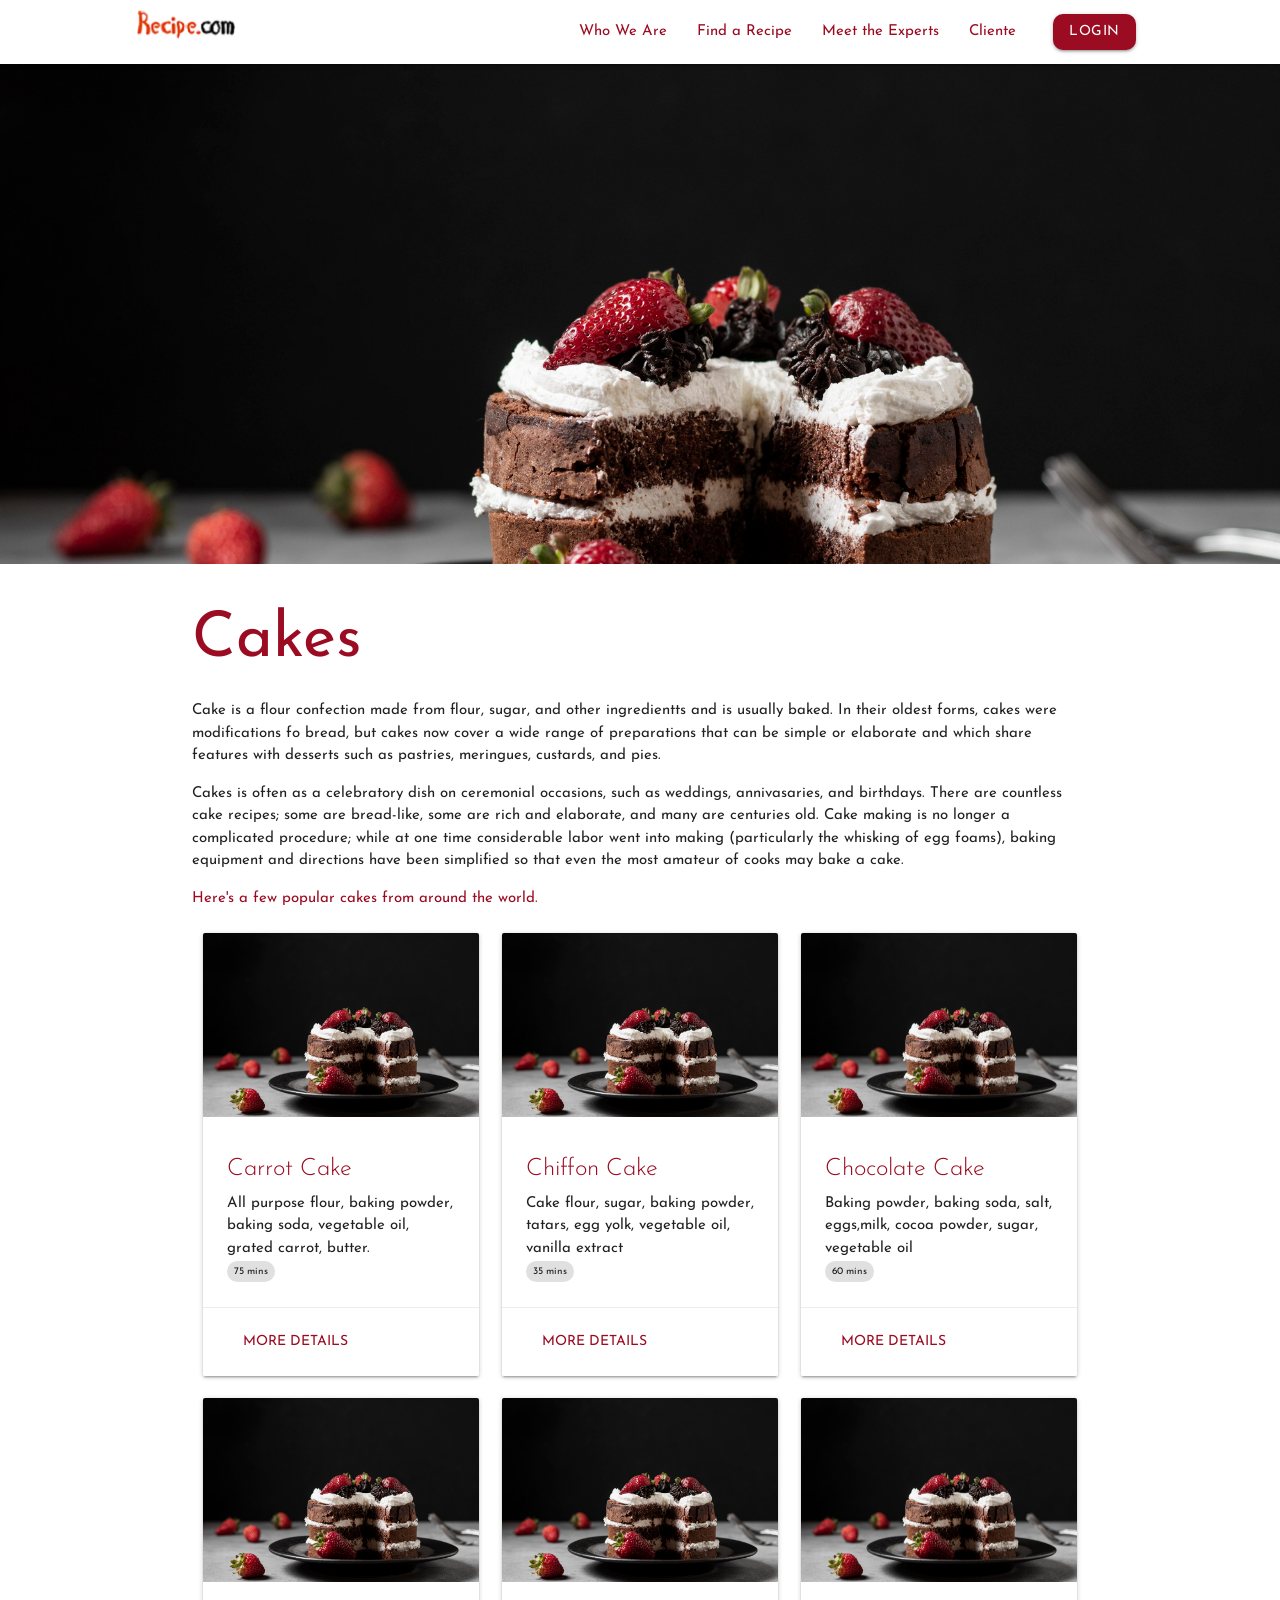
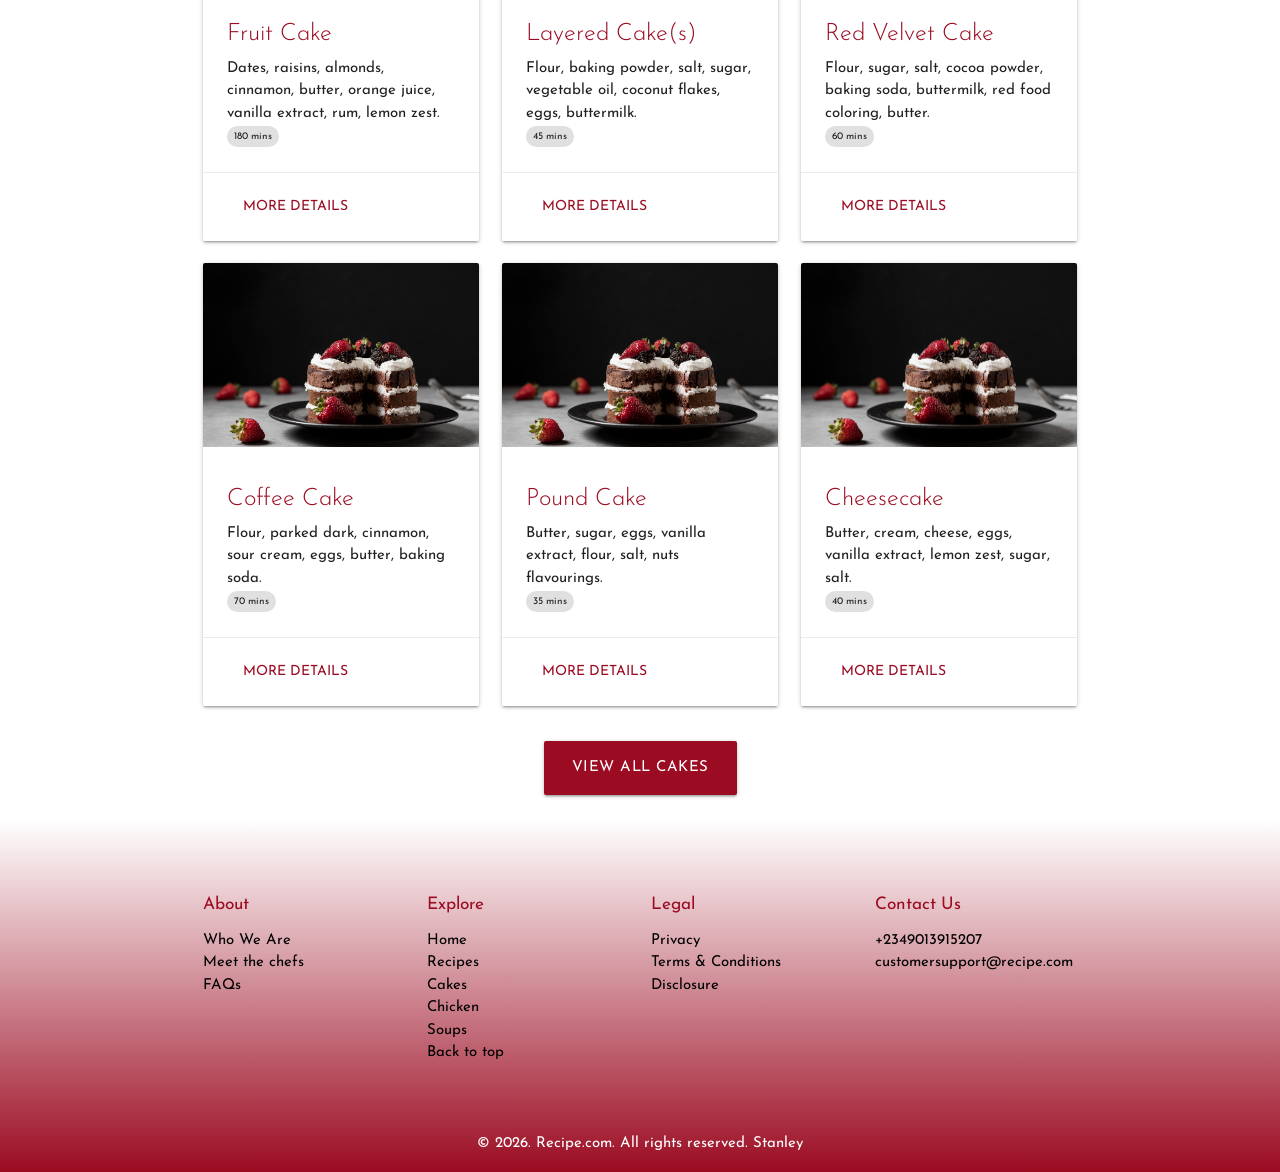
<file: all-recipes-cakes.html>
<!DOCTYPE html>
<html lang="en">
<head>
    <meta charset="UTF-8">
    <meta name="viewport" content="width=device-width, initial-scale=1.0">
    <meta name="description" content="A food recipe website. On this website you will find different recipes: chicken recipe, foods recipe, soups recipe, cakes recipe">
    <meta name="author" content="Stanley">
    <meta name="keywords" content="recipe food-recipe food-website all-recipes all-food-recipes stanley-all-food-recipes recipe-website my-recipe myrecipe food-recipe-website">

    <!-- Custom fonts -->
    <link rel="preconnect" href="https://fonts.googleapis.com">
    <link rel="preconnect" href="https://fonts.gstatic.com" crossorigin>
    <link href="https://fonts.googleapis.com/css2?family=Josefin+Sans:ital,wght@0,100..700;1,100..700&display=swap" rel="stylesheet">

    <!--CSS Framework -->
    <link rel="stylesheet" href="css/materialize.css">
    <!-- Vanilla CSS -->
    <link rel="stylesheet" href="css/style.css">

    <!--Materialize Icons-->
    <link href="https://fonts.googleapis.com/icon?family=Material+Icons" rel="stylesheet">

    <!-- Favicons & shortcut -->
    <link rel="shortcut icon" href="images/rcon.png" type="image/x-icon">

    <title>All Food Recipes</title>
</head>
<body>
    <!-- Header -->
    <header class="scrollspy" id="header">
        <!-- Nav bar -->
        <div class="navbar-fixed">
            <nav class="white ">
                <a href="#sidenav" class="sidenav-trigger left hide-on-large-only">
                    <i class="material-icons black-text">menu</i>
                </a>

                <a href="#">
                    <img src="images/logo.png" alt="Recipe.com" class="responsive-img brand-logo hide-on-large-only">
                </a>
                
                <div class="container hide-on-med-and-down">
                    <div class="row">
                        <div class="col pull-l1">
                            <a href="#">
                                <img src="images/logo.png" alt="Recipe.com" class="responsive-img">
                            </a>
                        </div>
                        <div class="col push-l3">
                            <ul class="">
                                <li><a href="index.html#who-we-are" class="cake-color-text">Who We Are</a></li>
                                <li><a href="index.html#category-section" class="cake-color-text">Find a Recipe</a></li>
                                <li><a href="index.html#expert-section" class="cake-color-text">Meet the Experts</a></li>
                                <li><a href="index.html#cliente-section" class="cake-color-text">Cliente</a></li>
                                <li>
                            </ul>
                        </div>
                        <div class="col push-l3">
                            <div class="right">
                                <a href="#" class="btn login-btn cake-color"><span>LOGIN</span></a>
                            </div>
                        </div>
                    </div>
                </div>
            </nav>
        </div>

        <!-- Mobile sidenav -->
        <ul class="sidenav" id="sidenav">
            <li><a href="index.html#who-we-are" class="cake-color-text">Who We Are</a></li>
            <li><a href="index.html#category-section" class="cake-color-text">Find a Recipe</a></li>
            <li><a href="index.html#expert-section" class="cake-color-text">Meet the Experts</a></li>
            <li><a href="index.html#cliente-section" class="cake-color-text">Cliente</a></li>
            <li>
                <a href="#" class="btn login-btn cake-color"><span>LOGIN</span></a>
            </li>
        </ul>
        
        <!-- Parallax containing picture of a cake -->
        <div class="parallax-container hide-on-small-and-down">
            <div class="parallax">
                <img src="images/cake-main.jpg" alt="A Cake." class="responsive-img" loading="lazy">
            </div>

            <!-- Sliding Text Container -->
            <div class="text-overlay">
                <!-- <div class="slide-in-text white-text">
                    <h3>Cakes</h3>
                    <p class="">Here's our small slogan.</p>
                </div> -->
            </div>
        </div>
        <!-- Image to replace parallax on small screens -->
        <div class="hide-on-med-and-up">
            <img src="images/cake-main.jpg" alt="A Cake." class="responsive-img" loading="lazy">
        </div>
        <!-- Sliding Text Container -->
        <div class="text-overlay hide-on-med-and-up">
            <div class="slide-in-text white-text">
                <!-- <h3>Cakes</h3>
                <p class="">Here's our small slogan.</p> -->
            </div>
        </div>
    </header>

    <main class="container" id="cakes">
        <h1 class="cake-color-text hide-on-small-and-down">Cakes</h1>
        <h4 class="cake-color-text hide-on-med-and-up">Cakes</h4>
        <p>Cake is a flour confection made from flour, sugar, and other ingredientts and is usually baked. In their oldest forms, cakes were modifications fo bread, but cakes now cover a wide range of preparations that can be simple or elaborate and which share features with desserts such as pastries, meringues, custards, and pies.</p>
        <p>Cakes is often as a celebratory dish on ceremonial occasions, such as weddings, annivasaries, and birthdays. There are countless cake recipes; some are bread-like, some are rich and elaborate, and many are centuries old. Cake making is no longer a complicated procedure; while at one time considerable labor went into making (particularly the whisking of egg foams), baking equipment and directions have been simplified so that even the most amateur of cooks may bake a cake.</p>
        <p class="cake-color-text">Here's a few popular cakes from around the world.</p>

        <div class="row">
            <div class="col s12 m6 l4">
                <div class="card hoverable">
                    <div class="card-image">
                        <img src="images/cake-main.jpg" alt="" class="responsive-img materialboxed" loading="lazy">
                    </div>
                    <div class="card-content">
                        <h6 class="card-title cake-color-text">Carrot Cake</h6>
                        <p>All purpose flour, baking powder, baking soda, vegetable oil, grated carrot, butter.</p>
                        <span class="duration grey lighten-2">75 mins</span>
                    </div>
                    <div class="card-action">
                        <a href="https://www.youtube.com/results?search_query=carrot+cake+recipes" target="_blank" class="btn-flat white cake-color-text">More Details</a>
                    </div>
                </div>
            </div>
            <div class="col s12 m6 l4">
                <div class="card hoverable">
                    <div class="card-image">
                        <img src="images/cake-main.jpg" alt="" class="responsive-img materialboxed" loading="lazy">
                    </div>
                    <div class="card-content">
                        <h6 class="card-title cake-color-text">Chiffon Cake</h6>
                        <p>Cake flour, sugar, baking powder, tatars, egg yolk, vegetable oil, vanilla extract</p>
                        <span class="duration grey lighten-2">35 mins</span>
                    </div>
                    <div class="card-action">
                        <a href="https://www.youtube.com/results?search_query=chiffon+cake+recipes" target="_blank" class="btn-flat white cake-color-text">More Details</a>
                    </div>
                </div>
            </div>
            <div class="col s12 m6 l4">
                <div class="card hoverable">
                    <div class="card-image">
                        <img src="images/cake-main.jpg" alt="" class="responsive-img materialboxed" loading="lazy">
                    </div>
                    <div class="card-content">
                        <h6 class="card-title cake-color-text">Chocolate Cake</h6>
                        <p>Baking powder, baking soda, salt, eggs,milk, cocoa powder, sugar, vegetable oil</p>
                        <span class="duration grey lighten-2">60 mins</span>
                    </div>
                    <div class="card-action">
                        <a href="https://www.youtube.com/results?search_query=chocolate+cake+recipes" target="_blank" class="btn-flat white cake-color-text">More Details</a>
                    </div>
                </div>
            </div>
            <div class="col s12 m6 l4">
                <div class="card hoverable">
                    <div class="card-image">
                        <img src="images/cake-main.jpg" alt="" class="responsive-img materialboxed" loading="lazy">
                    </div>
                    <div class="card-content">
                        <h6 class="card-title cake-color-text">Fruit Cake</h6>
                        <p>Dates, raisins, almonds, cinnamon, butter, orange juice, vanilla extract, rum, lemon zest.</p>
                        <span class="duration grey lighten-2">180 mins</span>
                    </div>
                    <div class="card-action">
                        <a href="https://www.youtube.com/results?search_query=fruit+cake+recipes" target="_blank" class="btn-flat white cake-color-text">More Details</a>
                    </div>
                </div>
            </div>
            <div class="col s12 m6 l4">
                <div class="card hoverable">
                    <div class="card-image">
                        <img src="images/cake-main.jpg" alt="" class="responsive-img materialboxed" loading="lazy">
                    </div>
                    <div class="card-content">
                        <h6 class="card-title cake-color-text">Layered Cake(s)</h6>
                        <p>Flour, baking powder, salt, sugar, vegetable oil, coconut flakes, eggs, buttermilk.</p>
                        <span class="duration grey lighten-2">45 mins</span>
                    </div>
                    <div class="card-action">
                        <a href="https://www.youtube.com/results?search_query=layered+cakes+recipes" target="_blank" class="btn-flat white cake-color-text">More Details</a>
                    </div>
                </div>
            </div>
            <div class="col s12 m6 l4">
                <div class="card hoverable">
                    <div class="card-image">
                        <img src="images/cake-main.jpg" alt="" class="responsive-img materialboxed" loading="lazy">
                    </div>
                    <div class="card-content">
                        <h6 class="card-title cake-color-text">Red Velvet Cake</h6>
                        <p>Flour, sugar, salt, cocoa powder, baking soda, buttermilk, red food coloring, butter.</p>
                        <span class="duration grey lighten-2">60 mins</span>
                    </div>
                    <div class="card-action">
                        <a href="https://www.youtube.com/results?search_query=red+velvet+cake+recipes" target="_blank" class="btn-flat white cake-color-text">More Details</a>
                    </div>
                </div>
            </div>
            <div class="col s12 m6 l4">
                <div class="card hoverable">
                    <div class="card-image">
                        <img src="images/cake-main.jpg" alt="" class="responsive-img materialboxed" loading="lazy">
                    </div>
                    <div class="card-content">
                        <h6 class="card-title cake-color-text">Coffee Cake</h6>
                        <p> Flour, parked dark, cinnamon, sour cream, eggs, butter, baking soda.</p>
                        <span class="duration grey lighten-2">70 mins</span>
                    </div>
                    <div class="card-action">
                        <a href="https://www.youtube.com/results?search_query=coffee+cake+recipes" target="_blank" class="btn-flat white cake-color-text">More Details</a>
                    </div>
                </div>
            </div>
            <div class="col s12 m6 l4">
                <div class="card hoverable">
                    <div class="card-image">
                        <img src="images/cake-main.jpg" alt="" class="responsive-img materialboxed" loading="lazy">
                    </div>
                    <div class="card-content">
                        <h6 class="card-title cake-color-text">Pound Cake</h6>
                        <p>Butter, sugar, eggs, vanilla extract, flour, salt, nuts flavourings.</p>
                        <span class="duration grey lighten-2">35 mins</span>
                    </div>
                    <div class="card-action">
                        <a href="https://www.youtube.com/results?search_query=pound+cake+recipes" target="_blank" class="btn-flat white cake-color-text">More Details</a>
                    </div>
                </div>
            </div>
            <div class="col s12 m6 l4">
                <div class="card hoverable">
                    <div class="card-image">
                        <img src="images/cake-main.jpg" alt="" class="responsive-img materialboxed" loading="lazy">
                    </div>
                    <div class="card-content">
                        <h6 class="card-title cake-color-text">Cheesecake</h6>
                        <p>Butter, cream, cheese, eggs, vanilla extract, lemon zest, sugar, salt.</p>
                        <span class="duration grey lighten-2">40 mins</span>
                    </div>
                    <div class="card-action">
                        <a href="https://www.youtube.com/results?search_query=cheese+cake+recipes" target="_blank" class="btn-flat white cake-color-text">More Details</a>
                    </div>
                </div>
            </div>
        </div>
        <div class="row center-align">
            <a href="" class="cake-color white-text btn-large">VIEW ALL CAKES</a>
        </div>
    </main>

    <!-- Footer -->
    <footer class="page-footer cakes-footer">
        <div class="container">
            <div class="row">
                <div class="col s12 m6 l3">
                    <h6 class="cake-color-text">About</h6>
                    <ul>
                        <li><a href="#" class="black-text">Who We Are</a></li>
                        <li><a href="index.html#expert-section" class="black-text">Meet the chefs</a></li>
                        <li><a href="#" class="black-text">FAQs</a></li>
                    </ul>
                </div>
                <div class="col s12 m6 l3">
                    <h6 class="cake-color-text">Explore</h6>
                    <ul>
                        <li><a href="index.html" class="black-text">Home</a></li>
                        <li><a href="index.html#category-section" class="black-text">Recipes</a></li>
                        <li><a href="#" class="black-text">Cakes</a></li>
                        <li><a href="all-recipes-chicken.html" class="black-text">Chicken</a></li>
                        <li><a href="all-recipes-soups.html" class="black-text">Soups</a></li>
                        <li><a href="#header" class="black-text">Back to top</a></li>
                    </ul>
                </div>
                <div class="col s12 m6 l3">
                    <h6 class="cake-color-text">Legal</h6>
                    <ul>
                        <li><a href="#" class="black-text">Privacy</a></li>
                        <li><a href="#" class="black-text">Terms & Conditions</a></li>
                        <li><a href="#" class="black-text">Disclosure</a></li>
                    </ul>
                </div>
                <div class="col s12 m6 l3">
                    <h6 class="cake-color-text">Contact Us</h6>
                    <ul>
                        <li><a href="tel:+2349013915207" class="black-text">+2349013915207</a></li>
                        <li><a href="#" class="black-text">customersupport@recipe.com</a></li>
                    </ul>
                </div>
            </div>
            <div class="center copyright">
                <p>&copy; 2026. Recipe.com. All rights reserved. <a href="https://github.com/Dyxcy-01" class="white-text">Stanley</a></p>
            </div>
        </div>

    </footer>
</body>

<!-- CSS framework support scripts -->
<script src="js/jquery.js"></script>
<script src="js/materialize.js"></script>

<!-- Main script -->
<script>
    $(document).ready(()=>{
        $('.slider').slider();

        $('.parallax').parallax();

        $('.sidenav').sidenav();

        $('.materialboxed').materialbox();

        var elems = document.querySelectorAll('.parallax');
        M.Parallax.init(elems);

        $('.scrollspy').scrollSpy();
});
</script>
</html>
</file>
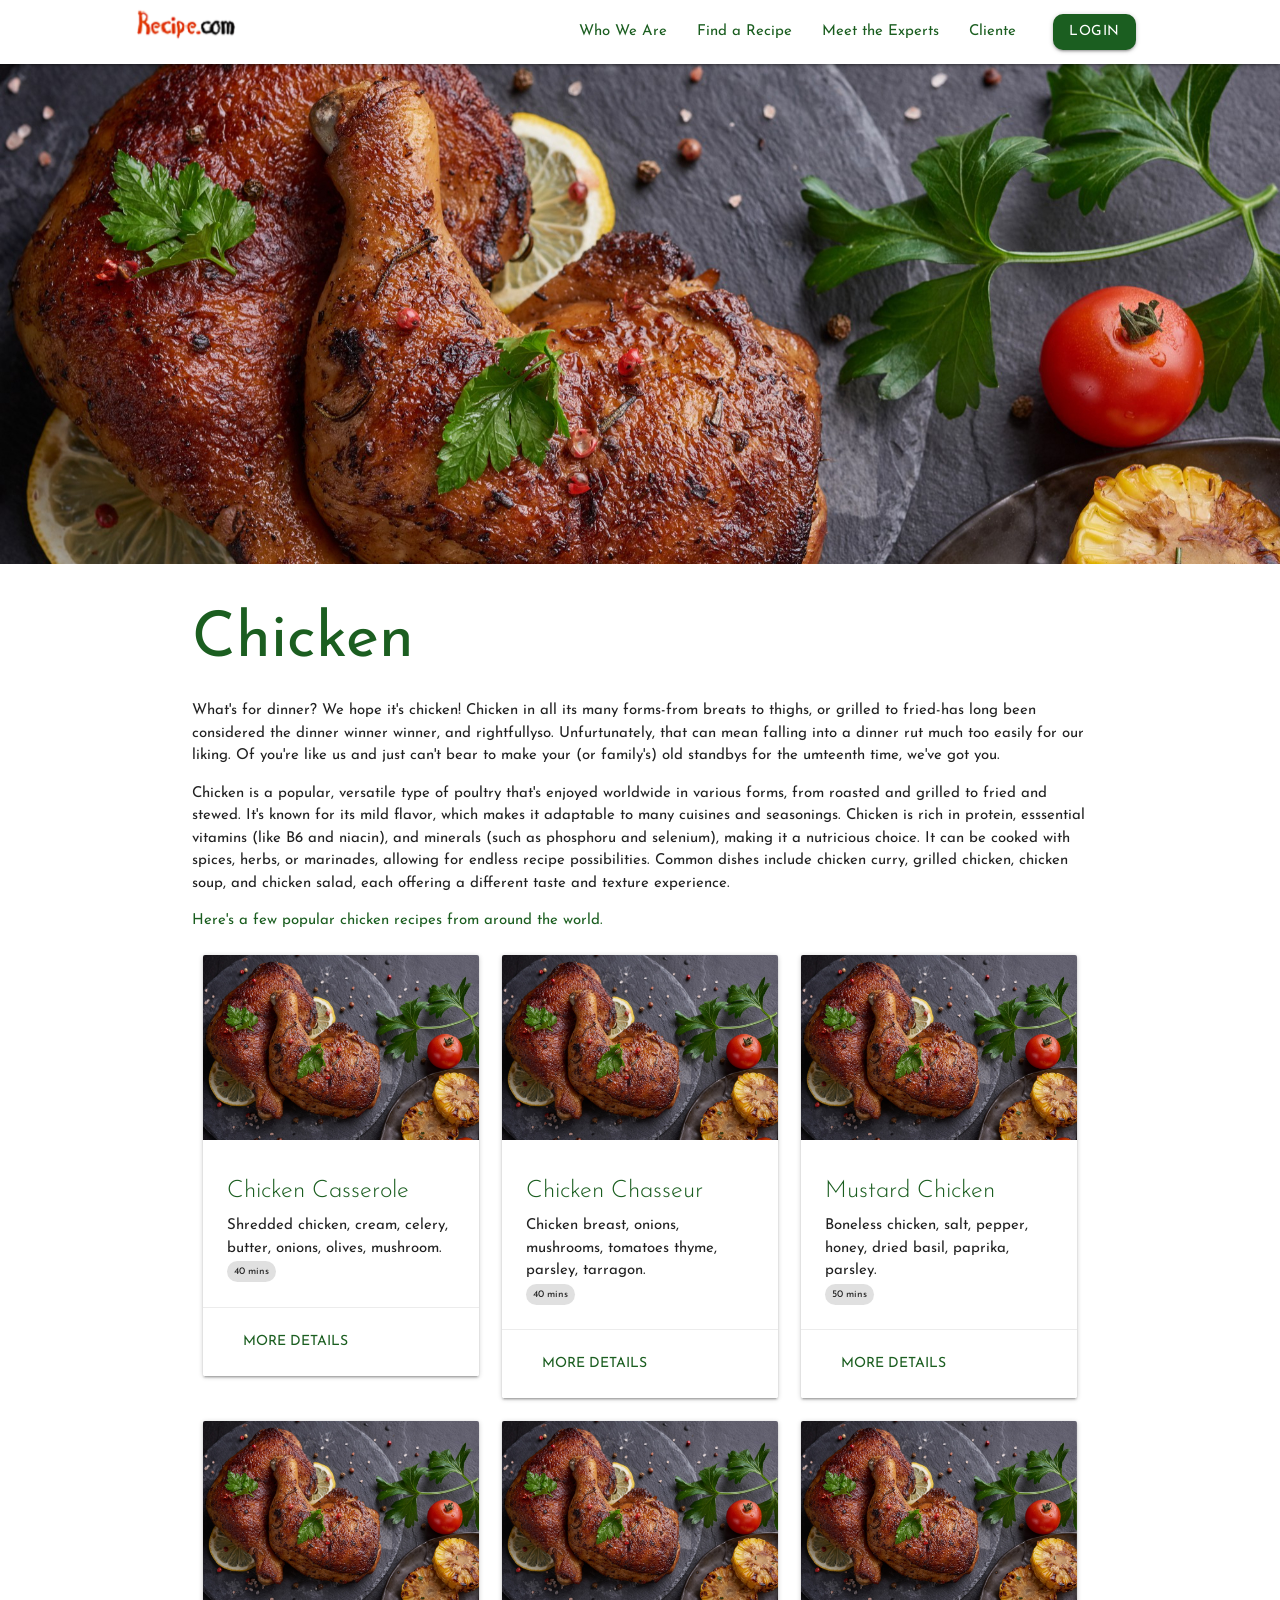
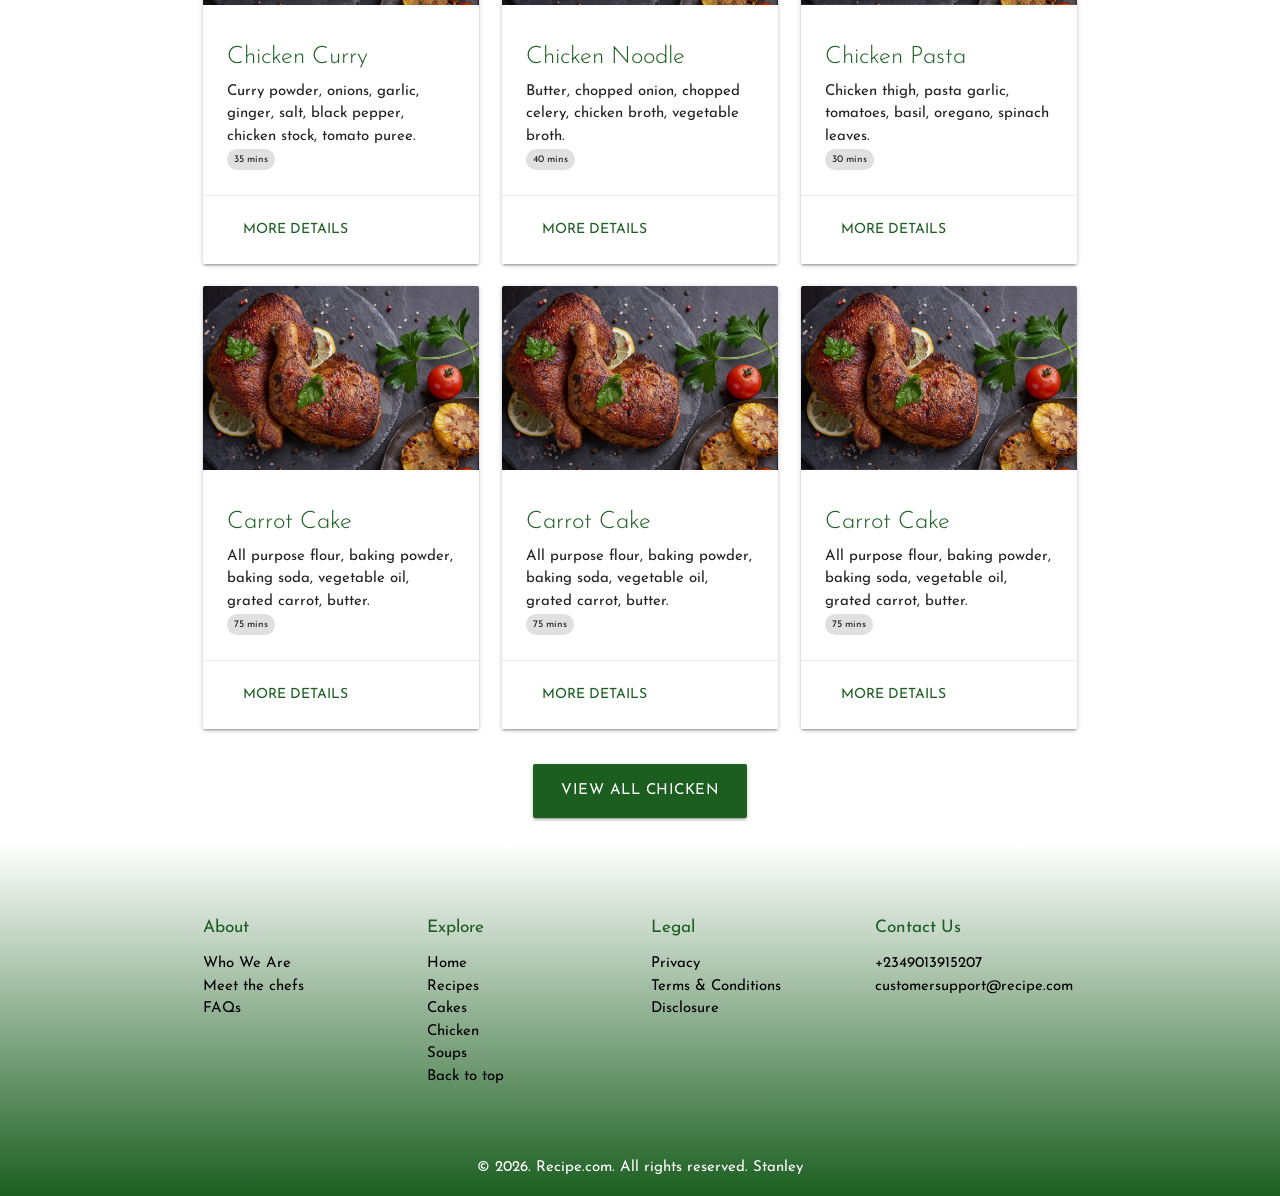
<file: all-recipes-chicken.html>
<!DOCTYPE html>
<html lang="en">
<head>
    <meta charset="UTF-8">
    <meta name="viewport" content="width=device-width, initial-scale=1.0">
    <meta name="description" content="A food recipe website. On this website you will find different recipes: chicken recipe, foods recipe, soups recipe, cakes recipe">
    <meta name="author" content="Stanley">
    <meta name="keywords" content="recipe food-recipe food-website all-recipes all-food-recipes stanley-all-food-recipes recipe-website my-recipe myrecipe food-recipe-website">

    <!-- Custom fonts -->
    <link rel="preconnect" href="https://fonts.googleapis.com">
    <link rel="preconnect" href="https://fonts.gstatic.com" crossorigin>
    <link href="https://fonts.googleapis.com/css2?family=Josefin+Sans:ital,wght@0,100..700;1,100..700&display=swap" rel="stylesheet">

    <!--CSS Framework -->
    <link rel="stylesheet" href="css/materialize.css">
    <!-- Vanilla CSS -->
    <link rel="stylesheet" href="css/style.css">

    <!--Materialize Icons-->
    <link href="https://fonts.googleapis.com/icon?family=Material+Icons" rel="stylesheet">

    <!-- Favicons & shortcut -->
    <link rel="shortcut icon" href="images/rcon.png" type="image/x-icon">

    <title>All Food Recipes</title>
</head>
<body>
    <!-- Header -->
    <header class="scrollspy" id="header">
        <!-- Nav bar -->
        <div class="navbar-fixed">
            <nav class="white ">
                <a href="#sidenav" class="sidenav-trigger left hide-on-large-only">
                    <i class="material-icons black-text">menu</i>
                </a>

                <a href="index.html">
                    <img src="images/logo.png" alt="Recipe.com" class="responsive-img brand-logo hide-on-large-only">
                </a>
                
                <div class="container hide-on-med-and-down">
                    <div class="row">
                        <div class="col pull-l1">
                            <a href="index.html">
                                <img src="images/logo.png" alt="Recipe.com" class="responsive-img">
                            </a>
                        </div>
                        <div class="col push-l3">
                            <ul class="">
                                <li><a href="index.html#who-we-are" class="green-text text-darken-4">Who We Are</a></li>
                                <li><a href="index.html#category-section" class="green-text text-darken-4">Find a Recipe</a></li>
                                <li><a href="index.html#expert-section" class="green-text text-darken-4">Meet the Experts</a></li>
                                <li><a href="index.html#cliente-section" class="green-text text-darken-4">Cliente</a></li>
                                <li>
                            </ul>
                        </div>
                        <div class="col push-l3">
                            <div class="right">
                                <a href="#" class="btn login-btn green darken-4"><span>LOGIN</span></a>
                            </div>
                        </div>
                    </div>
                </div>
            </nav>
        </div>

        <!-- Mobile sidenav -->
        <ul class="sidenav" id="sidenav">
            <li><a href="index.html" class="green-text text-darken-4">Home</a></li>
            <li><a href="index.html#who-we-are" class="green-text text-darken-4">Who We Are</a></li>
            <li><a href="index.html#category-section" class="green-text text-darken-4">Find a Recipe</a></li>
            <li><a href="index.html#expert-section" class="green-text text-darken-4">Meet the Experts</a></li>
            <li><a href="index.html#cliente-section" class="green-text text-darken-4">Cliente</a></li>
            <li>
                <a href="#" class="btn login-btn green darken-4"><span>LOGIN</span></a>
            </li>
        </ul>

        
        <!-- Parallax containing picture of a chicken (med screen and above)-->
        <div class="parallax-container hide-on-small-and-down">
            <div class="parallax">
                <img src="images/chicken-main.jpg" alt="A Cake." class="responsive-img" loading="lazy">
            </div>

            <!-- Sliding Text Container -->
            <div class="text-overlay">
                <div class="slide-in-text white-text">
                    <!-- <h3>Chicken</h3>
                    <p class="">Here's our small slogan.</p> -->
                </div>
            </div>
        </div>
        <!-- Image to replace parallax on small screens -->
        <div class="hide-on-med-and-up">
            <img src="images/chicken-main.jpg" alt="A Cake." class="responsive-img" loading="lazy">
        </div>
        <!-- Sliding Text Container for small screen-->
        <div class="text-overlay hide-on-med-and-up">
            <div class="slide-in-text white-text">
                <!-- <h3>Chicken</h3>
                <p class="">Here's our small slogan.</p> -->
            </div>
        </div>
    </header>

    <main class="container" id="cakes">
        <h1 class="green-text text-darken-4 hide-on-small-and-down">Chicken</h1>
        <h4 class="green-text text-darken-4 hide-on-med-and-up">Chicken</h4>
        <p>What's for dinner? We hope it's chicken! Chicken in all its many forms-from breats to thighs, or grilled to fried-has long been considered the dinner winner winner, and rightfullyso. Unfurtunately, that can mean falling into a dinner rut much too easily for our liking. Of you're like us and just can't bear to make your (or family's) old standbys for the umteenth time, we've got you.</p>
        <p>Chicken is a popular, versatile type of poultry that's enjoyed worldwide in various forms, from roasted and grilled to fried and stewed. It's known for its mild flavor, which makes it adaptable to many cuisines and seasonings. Chicken is rich in protein, esssential vitamins (like B6 and niacin), and minerals (such as phosphoru and selenium), making it a nutricious choice. It can be cooked with spices, herbs, or marinades, allowing for endless recipe possibilities. Common dishes include chicken curry, grilled chicken, chicken soup, and chicken salad, each offering a different taste and texture experience.</p>

        <p class="green-text text-darken-4">Here's a few popular chicken recipes from around the world.</p>

        <div class="row">
            <div class="col s12 m6 l4">
                <div class="card hoverable">
                    <div class="card-image">
                        <img src="images/chicken-main.jpg" alt="" class="responsive-img materialboxed" loading="lazy">
                    </div>
                    <div class="card-content">
                        <h6 class="card-title green-text text-darken-4">Chicken Casserole</h6>
                        <p>Shredded chicken, cream, celery, butter, onions, olives, mushroom.</p>
                        <span class="duration grey lighten-2">40 mins</span>
                    </div>
                    <div class="card-action">
                        <a href="https://www.youtube.com/results?search_query=chicken+casserole+recipes" target="_blank" class="btn-flat white green-text text-darken-4">More Details</a>
                    </div>
                </div>
            </div>
            <div class="col s12 m6 l4">
                <div class="card hoverable">
                    <div class="card-image">
                        <img src="images/chicken-main.jpg" alt="" class="responsive-img materialboxed" loading="lazy">
                    </div>
                    <div class="card-content">
                        <h6 class="card-title green-text text-darken-4">Chicken Chasseur</h6>
                        <p>Chicken breast, onions, mushrooms, tomatoes thyme, parsley, tarragon.</p>
                        <span class="duration grey lighten-2">40 mins</span>
                    </div>
                    <div class="card-action">
                        <a href="https://www.youtube.com/results?search_query=chicken+chaseur+recipes" target="_blank" class="btn-flat white green-text text-darken-4">More Details</a>
                    </div>
                </div>
            </div>
            <div class="col s12 m6 l4">
                <div class="card hoverable">
                    <div class="card-image">
                        <img src="images/chicken-main.jpg" alt="" class="responsive-img materialboxed" loading="lazy">
                    </div>
                    <div class="card-content">
                        <h6 class="card-title green-text text-darken-4">Mustard Chicken</h6>
                        <p>Boneless chicken, salt, pepper, honey, dried basil, paprika, parsley.</p>
                        <span class="duration grey lighten-2">50 mins</span>
                    </div>
                    <div class="card-action">
                        <a href="https://www.youtube.com/results?search_query=mustard+chicken+recipes" target="_blank" class="btn-flat white green-text text-darken-4">More Details</a>
                    </div>
                </div>
            </div>
            <div class="col s12 m6 l4">
                <div class="card hoverable">
                    <div class="card-image">
                        <img src="images/chicken-main.jpg" alt="" class="responsive-img materialboxed" loading="lazy">
                    </div>
                    <div class="card-content">
                        <h6 class="card-title green-text text-darken-4">Chicken Curry</h6>
                        <p>Curry powder, onions, garlic, ginger, salt, black pepper, chicken stock, tomato puree.</p>
                        <span class="duration grey lighten-2">35 mins</span>
                    </div>
                    <div class="card-action">
                        <a href="https://www.youtube.com/results?search_query=chicken+curry+recipes" target="_blank" class="btn-flat white green-text text-darken-4">More Details</a>
                    </div>
                </div>
            </div>
            <div class="col s12 m6 l4">
                <div class="card hoverable">
                    <div class="card-image">
                        <img src="images/chicken-main.jpg" alt="" class="responsive-img materialboxed" loading="lazy">
                    </div>
                    <div class="card-content">
                        <h6 class="card-title green-text text-darken-4">Chicken Noodle</h6>
                        <p>Butter, chopped onion, chopped celery, chicken broth, vegetable broth.</p>
                        <span class="duration grey lighten-2">40 mins</span>
                    </div>
                    <div class="card-action">
                        <a href="https://www.youtube.com/results?search_query=chicken+noodle+recipes" target="_blank" class="btn-flat white green-text text-darken-4">More Details</a>
                    </div>
                </div>
            </div>
            <div class="col s12 m6 l4">
                <div class="card hoverable">
                    <div class="card-image">
                        <img src="images/chicken-main.jpg" alt="" class="responsive-img materialboxed" loading="lazy">
                    </div>
                    <div class="card-content">
                        <h6 class="card-title green-text text-darken-4">Chicken Pasta</h6>
                        <p>Chicken thigh, pasta garlic, tomatoes, basil, oregano, spinach leaves.</p>
                        <span class="duration grey lighten-2">30 mins</span>
                    </div>
                    <div class="card-action">
                        <a href="https://www.youtube.com/results?search_query=chicken+pasta+recipes" target="_blank" class="btn-flat white green-text text-darken-4">More Details</a>
                    </div>
                </div>
            </div>
            <div class="col s12 m6 l4">
                <div class="card hoverable">
                    <div class="card-image">
                        <img src="images/chicken-main.jpg" alt="" class="responsive-img materialboxed" loading="lazy">
                    </div>
                    <div class="card-content">
                        <h6 class="card-title green-text text-darken-4">Carrot Cake</h6>
                        <p>All purpose flour, baking powder, baking soda, vegetable oil, grated carrot, butter.</p>
                        <span class="duration grey lighten-2">75 mins</span>
                    </div>
                    <div class="card-action">
                        <a href="carrot+cake+recipes" class="btn-flat white green-text text-darken-4">More Details</a>
                    </div>
                </div>
            </div>
            <div class="col s12 m6 l4">
                <div class="card hoverable">
                    <div class="card-image">
                        <img src="images/chicken-main.jpg" alt="" class="responsive-img materialboxed" loading="lazy">
                    </div>
                    <div class="card-content">
                        <h6 class="card-title green-text text-darken-4">Carrot Cake</h6>
                        <p>All purpose flour, baking powder, baking soda, vegetable oil, grated carrot, butter.</p>
                        <span class="duration grey lighten-2">75 mins</span>
                    </div>
                    <div class="card-action">
                        <a href="carrot+cake+recipes" class="btn-flat white green-text text-darken-4">More Details</a>
                    </div>
                </div>
            </div>
            <div class="col s12 m6 l4">
                <div class="card hoverable">
                    <div class="card-image">
                        <img src="images/chicken-main.jpg" alt="" class="responsive-img materialboxed" loading="lazy">
                    </div>
                    <div class="card-content">
                        <h6 class="card-title green-text text-darken-4">Carrot Cake</h6>
                        <p>All purpose flour, baking powder, baking soda, vegetable oil, grated carrot, butter.</p>
                        <span class="duration grey lighten-2">75 mins</span>
                    </div>
                    <div class="card-action">
                        <a href="carrot+cake+recipes" class="btn-flat white green-text text-darken-4">More Details</a>
                    </div>
                </div>
            </div>
        </div>
        <div class="row center-align">
            <a href="" class="green darken-4 white-text btn-large">VIEW ALL CHICKEN</a>
        </div>
    </main>

    <!-- Footer -->
    <footer class="page-footer soup-footer">
        <div class="container">
            <div class="row">
                <div class="col s12 m6 l3">
                    <h6 class="green-text text-darken-4">About</h6>
                    <ul>
                        <li><a href="index.html#who-we-are" class="black-text">Who We Are</a></li>
                        <li><a href="index.html#expert-section" class="black-text">Meet the chefs</a></li>
                        <li><a href="#" class="black-text">FAQs</a></li>
                    </ul>
                </div>
                <div class="col s12 m6 l3">
                    <h6 class="green-text text-darken-4">Explore</h6>
                    <ul>
                        <li><a href="index.html" class="black-text">Home</a></li>
                        <li><a href="index.html#category-section" class="black-text">Recipes</a></li>
                        <li><a href="all-recipes-cakes.html" class="black-text">Cakes</a></li>
                        <li><a href="#" class="black-text">Chicken</a></li>
                        <li><a href="all-recipes-soups.html" class="black-text">Soups</a></li>
                        <li><a href="#header" class="black-text">Back to top</a></li>
                    </ul>
                </div>
                <div class="col s12 m6 l3">
                    <h6 class="green-text text-darken-4">Legal</h6>
                    <ul>
                        <li><a href="#" class="black-text">Privacy</a></li>
                        <li><a href="#" class="black-text">Terms & Conditions</a></li>
                        <li><a href="#" class="black-text">Disclosure</a></li>
                    </ul>
                </div>
                <div class="col s12 m6 l3">
                    <h6 class="green-text text-darken-4">Contact Us</h6>
                    <ul>
                        <li><a href="tel:+2349013915207" class="black-text">+2349013915207</a></li>
                        <li><a href="#" class="black-text">customersupport@recipe.com</a></li>
                    </ul>
                </div>
            </div>
            <div class="center copyright">
                <p>&copy; 2026. Recipe.com. All rights reserved. <a href="https://github.com/Dyxcy-01" class="white-text">Stanley</a></p>
            </div>
        </div>

    </footer>
</body>

<!-- CSS framework support scripts -->
<script src="js/jquery.js"></script>
<script src="js/materialize.js"></script>

<!-- Main script -->
<script>
    $(document).ready(()=>{
        $('.slider').slider();

        $('.parallax').parallax();

        $('.sidenav').sidenav();

        $('.materialboxed').materialbox();

        $('.scrollspy').scrollSpy();
    });
</script>
</html>
</file>
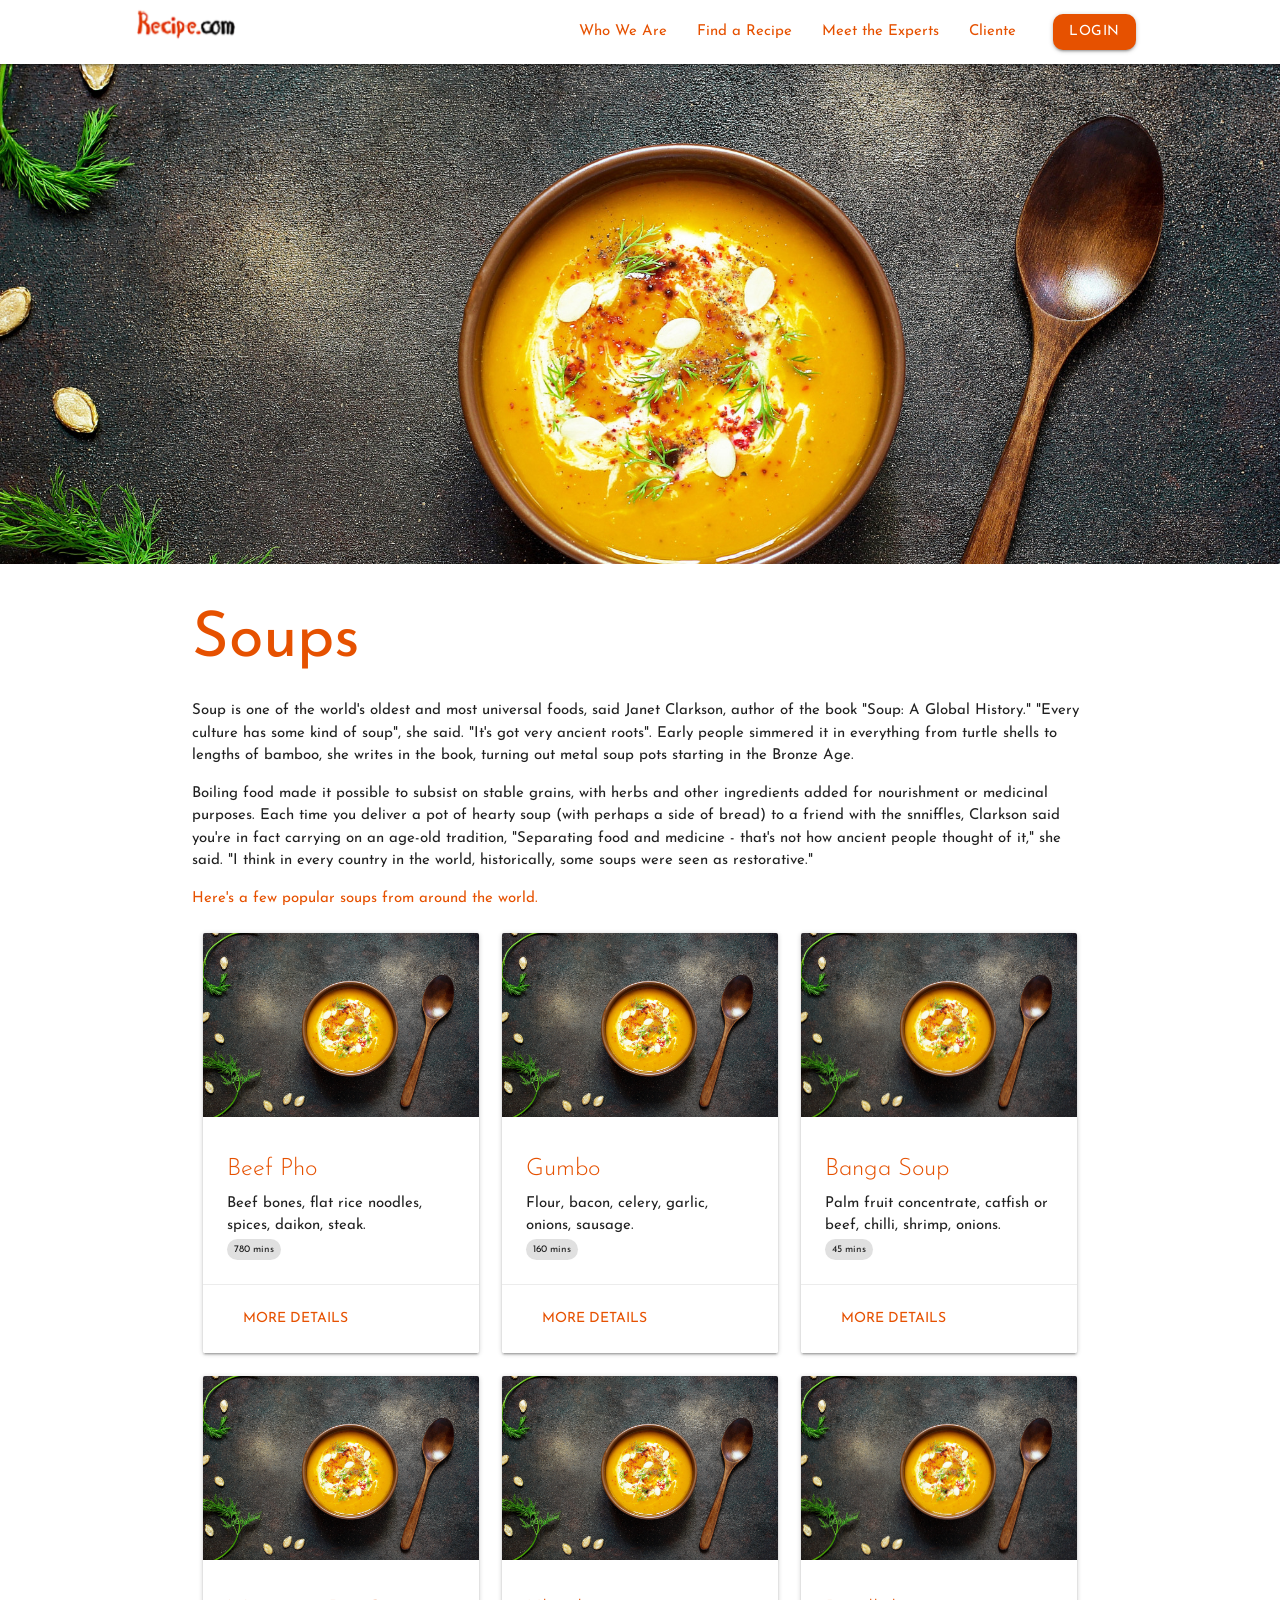
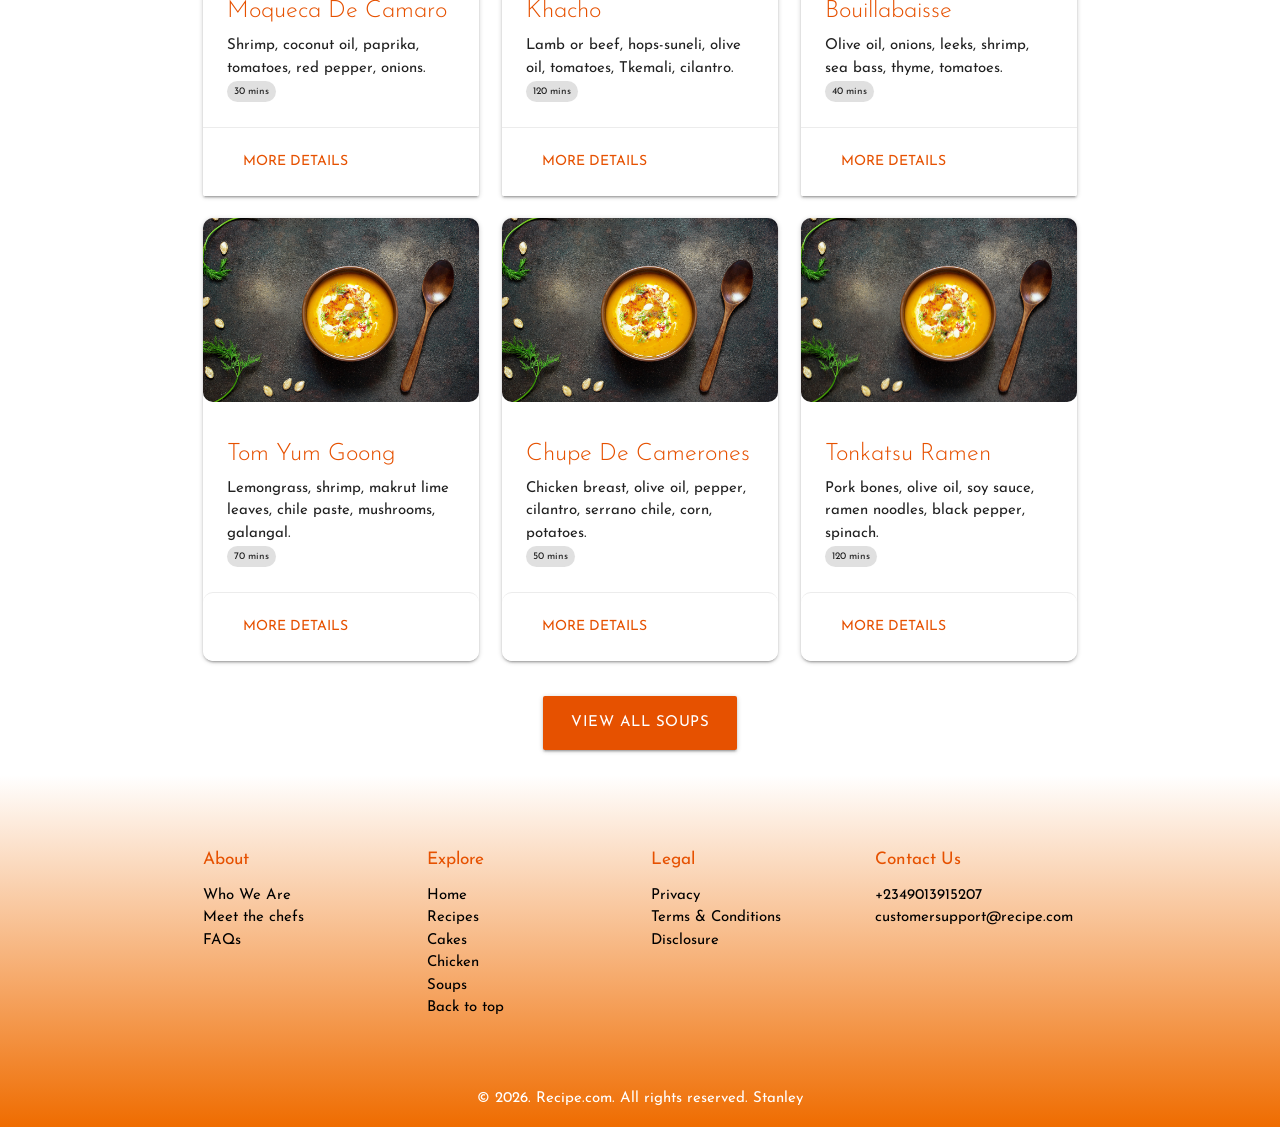
<file: all-recipes-soups.html>
<!DOCTYPE html>
<html lang="en">
<head>
    <meta charset="UTF-8">
    <meta name="viewport" content="width=device-width, initial-scale=1.0">
    <meta name="description" content="A food recipe website. On this website you will find different recipes: chicken recipe, foods recipe, soups recipe, cakes recipe">
    <meta name="author" content="Stanley">
    <meta name="keywords" content="recipe food-recipe food-website all-recipes all-food-recipes stanley-all-food-recipes recipe-website my-recipe myrecipe food-recipe-website">

    <!-- Custom fonts -->
    <link rel="preconnect" href="https://fonts.googleapis.com">
    <link rel="preconnect" href="https://fonts.gstatic.com" crossorigin>
    <link href="https://fonts.googleapis.com/css2?family=Josefin+Sans:ital,wght@0,100..700;1,100..700&display=swap" rel="stylesheet">

    <!--CSS Framework -->
    <link rel="stylesheet" href="css/materialize.css">
    <!-- Vanilla CSS -->
    <link rel="stylesheet" href="css/style.css">

    <!--Materialize Icons-->
    <link href="https://fonts.googleapis.com/icon?family=Material+Icons" rel="stylesheet">

    <!-- Favicons & shortcut -->
    <link rel="shortcut icon" href="images/rcon.png" type="image/x-icon">

    <title>All Food Recipes</title>
</head>
<body>
    <!-- Header -->
    <header class="scrollspy" id="header">
        <!-- Nav bar -->
        <div class="navbar-fixed">
            <nav class="white ">
                <a href="#sidenav" class="sidenav-trigger left hide-on-large-only">
                    <i class="material-icons black-text">menu</i>
                </a>

                <a href="index.html">
                    <img src="images/logo.png" alt="Recipe.com" class="responsive-img brand-logo hide-on-large-only">
                </a>
                
                <div class="container hide-on-med-and-down">
                    <div class="row">
                        <div class="col pull-l1">
                            <a href="index.html">
                                <img src="images/logo.png" alt="Recipe.com" class="responsive-img">
                            </a>
                        </div>
                        <div class="col push-l3">
                            <ul class="">
                                <li><a href="index.html#who-we-are" class="orange-text text-darken-4">Who We Are</a></li>
                                <li><a href="index.html#category-section" class="orange-text text-darken-4">Find a Recipe</a></li>
                                <li><a href="index.html#expert-section" class="orange-text text-darken-4">Meet the Experts</a></li>
                                <li><a href="index.html#cliente-section" class="orange-text text-darken-4">Cliente</a></li>
                                <li>
                            </ul>
                        </div>
                        <div class="col push-l3">
                            <div class="right">
                                <a href="#" class="btn login-btn orange darken-4"><span>LOGIN</span></a>
                            </div>
                        </div>
                    </div>
                </div>
            </nav>
        </div>

        <!-- Mobile sidenav -->
        <ul class="sidenav" id="sidenav">
            <li><a href="index.html" class="orange-text text-darken-4">Home</a></li>
            <li><a href="index.html#who-we-are" class="orange-text text-darken-4">Who We Are</a></li>
            <li><a href="index.html#category-section" class="orange-text text-darken-4">Find a Recipe</a></li>
            <li><a href="index.html#expert-section" class="orange-text text-darken-4">Meet the Experts</a></li>
            <li><a href="index.html#cliente-section" class="orange-text text-darken-4">Cliente</a></li>
            <li>
                <a href="#" class="btn login-btn orange darken-4"><span>LOGIN</span></a>
            </li>
        </ul>
        
        <!-- Parallax containing picture of a soup (med screen and above) -->
        <div class="parallax-container hide-on-small-and-down">
            <div class="parallax">
                <img src="images/soup-main.jpg" alt="A Soup." class="responsive-img" loading="lazy">
            </div>

            <!-- Sliding Text Container -->
            <!-- <div class="sliding-text-overlay">
                <div class="slide-in-text white-text">
                    <h3>Soups</h3>
                    <p class="">Here's our small slogan.</p>
                </div>
            </div> -->
        </div>
        <!-- Image to replace parallax on small screens -->
        <div class="hide-on-med-and-up">
            <img src="images/soup-main.jpg" alt="A Soup." class="responsive-img" loading="lazy">
        </div>
        <!-- Sliding Text Container for small screens-->
        <div class="text-overlay hide-on-med-and-up">
            <div class="slide-in-text white-text">
                <!-- <h3>Soups</h3>
                <p class="">Here's our small slogan.</p> -->
            </div>
        </div>
    </header>

        
        <!-- Soups -->
        <main class="container" id="soups">
            <h1 class="orange-text text-darken-4 hide-on-small-and-down">Soups</h1>
            <h4 class="orange-text text-darken-4 hide-on-med-and-up">Soups</h4>
            <p>Soup is one of the world's oldest and most universal foods, said Janet Clarkson, author of the book "Soup: A Global History." "Every culture has some kind of soup", she said. "It's got very ancient roots". Early people simmered it in everything from turtle shells to lengths of bamboo, she writes in the book, turning out metal soup pots starting in the Bronze Age.</p>
            <p>Boiling food made it possible to subsist on stable grains, with herbs and other ingredients added for nourishment or medicinal purposes. Each time you deliver a pot of hearty soup (with perhaps a side of bread) to a friend with the snniffles, Clarkson said you're in fact carrying on an age-old tradition, "Separating food and medicine - that's not how ancient people thought of it," she said. "I think in every country in the world, historically, some soups were seen as restorative."</p>

            <p class="orange-text text-darken-4">Here's a few popular soups from around the world.</p>

            <div class="row">
                <div class="col s12 m6 l4">
                    <div class="card hoverable">
                        <div class="card-image">
                            <img src="images/soup-main.jpg" alt="" class="responsive-img materialboxed" loading="lazy">
                        </div>
                        <div class="card-content">
                            <h6 class="card-title orange-text text-darken-4">Beef Pho</h6>
                            <p>Beef bones, flat rice  noodles, spices, daikon, steak.</p>
                            <span class="duration grey lighten-2">780 mins</span>
                        </div>
                        <div class="card-action">
                            <a href="https://www.youtube.com/results?search_query=beef+pho+recipes" target="_blank" class="btn-flat white orange-text text-darken-4">More Details</a>
                        </div>
                    </div>
                </div>
                <div class="col s12 m6 l4">
                    <div class="card hoverable">
                        <div class="card-image">
                            <img src="images/soup-main.jpg" alt="" class="responsive-img materialboxed" loading="lazy">
                        </div>
                        <div class="card-content">
                            <h6 class="card-title orange-text text-darken-4">Gumbo</h6>
                            <p>Flour, bacon, celery, garlic, onions, sausage.</p>
                            <span class="duration grey lighten-2">160 mins</span>
                        </div>
                        <div class="card-action">
                            <a href="https://www.youtube.com/results?search_query=gumbo+soup+recipes" target="_blank" class="btn-flat white orange-text text-darken-4">More Details</a>
                        </div>
                    </div>
                </div>
                <div class="col s12 m6 l4">
                    <div class="card hoverable">
                        <div class="card-image">
                            <img src="images/soup-main.jpg" alt="" class="responsive-img materialboxed" loading="lazy">
                        </div>
                        <div class="card-content">
                            <h6 class="card-title orange-text text-darken-4">Banga Soup</h6>
                            <p>Palm fruit concentrate, catfish or beef, chilli, shrimp, onions.</p>
                            <span class="duration grey lighten-2">45 mins</span>
                        </div>
                        <div class="card-action">
                            <a href="https://www.youtube.com/results?search_query=banga+soup+recipes" target="_blank" class="btn-flat white orange-text text-darken-4">More Details</a>
                        </div>
                    </div>
                </div>
                <div class="col s12 m6 l4">
                    <div class="card hoverable">
                        <div class="card-image">
                            <img src="images/soup-main.jpg" alt="" class="responsive-img materialboxed" loading="lazy">
                        </div>
                        <div class="card-content">
                            <h6 class="card-title orange-text text-darken-4">Moqueca De Camaro</h6>
                            <p>Shrimp, coconut oil, paprika, tomatoes, red pepper, onions.</p>
                            <span class="duration grey lighten-2">30 mins</span>
                        </div>
                        <div class="card-action">
                            <a href="https://www.youtube.com/results?search_query=moqueca+De+camaro+recipes" target="_blank" class="btn-flat white orange-text text-darken-4">More Details</a>
                        </div>
                    </div>
                </div>
                <div class="col s12 m6 l4">
                    <div class="card hoverable">
                        <div class="card-image">
                            <img src="images/soup-main.jpg" alt="" class="responsive-img materialboxed" loading="lazy">
                        </div>
                        <div class="card-content">
                            <h6 class="card-title orange-text text-darken-4">Khacho</h6>
                            <p>Lamb or beef, hops-suneli, olive oil, tomatoes, Tkemali, cilantro.</p>
                            <span class="duration grey lighten-2">120 mins</span>
                        </div>
                        <div class="card-action">
                            <a href="https://www.youtube.com/results?search_query=khacho+soup+recipes" target="_blank" class="btn-flat white orange-text text-darken-4">More Details</a>
                        </div>
                    </div>
                </div>
                <div class="col s12 m6 l4">
                    <div class="card hoverable">
                        <div class="card-image">
                            <img src="images/soup-main.jpg" alt="" class="responsive-img materialboxed" loading="lazy">
                        </div>
                        <div class="card-content">
                            <h6 class="card-title orange-text text-darken-4">Bouillabaisse</h6>
                            <p>Olive oil, onions, leeks, shrimp, sea bass, thyme, tomatoes.</p>
                            <span class="duration grey lighten-2">40 mins</span>
                        </div>
                        <div class="card-action">
                            <a href="https://www.youtube.com/results?search_query=bouillabaisse+soup+recipes" target="_blank" class="btn-flat white orange-text text-darken-4">More Details</a>
                        </div>
                    </div>
                </div>

                <!-- Below cards has rounded edges -->
                <div class="col s12 m6 l4">
                    <div class="card hoverable round-edge">
                        <div class="card-image">
                            <img src="images/soup-main.jpg" alt="" class="responsive-img materialboxed round-edge">
                        </div>
                        <div class="card-content">
                            <h6 class="card-title orange-text text-darken-4">Tom Yum Goong</h6>
                            <p>Lemongrass, shrimp, makrut lime leaves, chile paste, mushrooms, galangal.</p>
                            <span class="duration grey lighten-2">70 mins</span>
                        </div>
                        <div class="card-action round-edge">
                            <a href="https://www.youtube.com/results?search_query=tom+yum+goong+recipes" target="_blank" class="btn-flat white orange-text text-darken-4">More Details</a>
                        </div>
                    </div>
                </div>
                <div class="col s12 m6 l4">
                    <div class="card hoverable round-edge">
                        <div class="card-image">
                            <img src="images/soup-main.jpg" alt="" class="responsive-img materialboxed round-edge">
                        </div>
                        <div class="card-content">
                            <h6 class="card-title orange-text text-darken-4">Chupe De Camerones</h6>
                            <p>Chicken breast, olive oil, pepper, cilantro, serrano chile, corn, potatoes.</p>
                            <span class="duration grey lighten-2">50 mins</span>
                        </div>
                        <div class="card-action round-edge">
                            <a href="https://www.youtube.com/results?search_query=chupe+de+camerones+recipes" target="_blank" class="btn-flat white orange-text text-darken-4">More Details</a>
                        </div>
                    </div>
                </div>
                <div class="col s12 m6 l4">
                    <div class="card hoverable round-edge">
                        <div class="card-image">
                            <img src="images/soup-main.jpg" alt="" class="responsive-img materialboxed round-edge">
                        </div>
                        <div class="card-content">
                            <h6 class="card-title orange-text text-darken-4">Tonkatsu Ramen</h6>
                            <p>Pork bones, olive oil, soy sauce, ramen noodles, black pepper, spinach.</p>
                            <span class="duration grey lighten-2">120 mins</span>
                        </div>
                        <div class="card-action round-edge">
                            <a href="https://www.youtube.com/results?search_query=tonkatsu+ramen+soup+recipes" target="_blank" class="btn-flat white orange-text text-darken-4">More Details</a>
                        </div>
                    </div>
                </div>
            </div>
            <div class="row center-align">
                <a href="" class="orange darken-4 white-text btn-large">VIEW ALL SOUPS</a>
            </div>
        </main>

    <!-- Footer -->
    <footer class="page-footer">
        <div class="container">
            <div class="row">
                <div class="col s12 m6 l3">
                    <h6 class="orange-text text-darken-4">About</h6>
                    <ul>
                        <li><a href="#" class="black-text">Who We Are</a></li>
                        <li><a href="index.html#expert-section" class="black-text">Meet the chefs</a></li>
                        <li><a href="#" class="black-text">FAQs</a></li>
                    </ul>
                </div>
                <div class="col s12 m6 l3">
                    <h6 class="orange-text text-darken-4">Explore</h6>
                    <ul>
                        <li><a href="index.html" class="black-text">Home</a></li>
                        <li><a href="index.html#category-section" class="black-text">Recipes</a></li>
                        <li><a href="all-recipes-cakes.html" class="black-text">Cakes</a></li>
                        <li><a href="all-recipes-chicken.html" class="black-text">Chicken</a></li>
                        <li><a href="#" class="black-text">Soups</a></li>
                        <li><a href="#header" class="black-text">Back to top</a></li>
                    </ul>
                </div>
                <div class="col s12 m6 l3">
                    <h6 class="orange-text text-darken-4">Legal</h6>
                    <ul>
                        <li><a href="#" class="black-text">Privacy</a></li>
                        <li><a href="#" class="black-text">Terms & Conditions</a></li>
                        <li><a href="#" class="black-text">Disclosure</a></li>
                    </ul>
                </div>
                <div class="col s12 m6 l3">
                    <h6 class="orange-text text-darken-4">Contact Us</h6>
                    <ul>
                        <li><a href="tel:+2349013915207" class="black-text">+2349013915207</a></li>
                        <li><a href="#" class="black-text">customersupport@recipe.com</a></li>
                    </ul>
                </div>
            </div>
            <div class="center copyright">
                <p>&copy; 2026. Recipe.com. All rights reserved. <a href="https://github.com/Dyxcy-01" class="white-text">Stanley</a></p>
            </div>
        </div>

    </footer>
</body>

<!-- CSS framework support scripts -->
<script src="js/jquery.js"></script>
<script src="js/materialize.js"></script>

<!-- Main script -->
<script>
    $(document).ready(()=>{
        $('.slider').slider();

        $('.parallax').parallax();

        $('.sidenav').sidenav();

        $('.materialboxed').materialbox();

        $('.scrollspy').scrollSpy();
    });
</script>
</html>
</file>
<file: css/style.css>
/* General */
*{
    font-family: "Josefin Sans", sans-serif;
    font-optical-sizing: auto;
    font-style: normal;
}

.login-btn{
    border-radius: 10px;
}

ul li a:hover, 
.login-btn:hover, 
.get-started-btn:hover, 
.start-cooking-btn:hover{
    font-weight: bold;
}

.get-started-btn, 
.start-cooking-btn{
    border-radius: 10px;
    margin-top: 10px;
}

/* Start */

.hero{
    position:relative;
    height:100vh;
    overflow:hidden;
}

/* Desktop Video */
.hero-video{
    position:absolute;
    top:50%;
    left:50%;
    width:100%;
    height:100%;
    object-fit:cover;
    transform:translate(-50%, -50%);
    z-index:1;
}

/* Mobile Background */
.hero-image{
    position:absolute;
    inset:0;
    background:url("../images/welcome-banner.jpg") center center;
    background-size:cover;
    z-index:1;
}

/* Dark layer */
.hero-overlay{
    position:absolute;
    inset:0;
    background:rgba(0,0,0,.45);
    z-index:2;
}

/* Center text */
.hero-content{
    position:relative;
    z-index:3;
    height:100%;
    display:flex;
    flex-direction:column;
    justify-content:center;
    align-items:center;
    text-align:center;
    color:#fff;
}


.hero-text{
    width:600px;
}


.hero-text p{
    text-align:left;
}





.hero-content h1{
    font-size:4rem;
    font-weight:500;
    margin-bottom:0rem;
}

.hero-content p{
    font-size:2.0rem;
    margin-left: 10%;
    margin-bottom:1rem;
}

@media only screen and (max-width:600px){
    .hero{
        height:auto;
    }

    .hero-content{
        align-items:flex-start;
        text-align:left;
        padding:40px 20px;
        justify-content:center;
    }

    .hero-content h1{
        font-size:2rem;
        text-align: left;
    }

    .hero-content p{
        font-size:1.2rem;
        margin-left: auto;
    }
}

/* Stop */


.hero-section,
.category-section, 
.section-4, 
.section-5,
.section-6{
    padding-top: 3rem;
}
.section-3{
    padding-top: 0.5rem;
}

.slider .slides{
    height: fit-content !important;
}


.hero-section p, .section-3 p, .section-5 p{
    font-size: large;
}

.category-section-title{
    display: flex;
    justify-content: center;
}

.my-modal-container,.preloader-container-m{
    position: relative;
}
.my-modal-container:hover .my-modal{
    opacity: 1;
}
.my-modal, .pr-box{
    position: absolute;
    top: 0;
    left: 0;
    height: 100%;
    width: 100%;
    display: flex;
    align-items: center;
    justify-content: center;
    transition: 0.5s ease;
    opacity: 0;
    background-color: rgba(0, 0, 0, 0.849);
}

.my-modal span{
    color: #fff;
    font-weight: bold;
    text-decoration: underline;
    font-size: 25px;
}

.section-5 h5{
    margin-left: 10%;
}

.page-footer{
    background: linear-gradient(to bottom,#fff,#ef6c00);
    padding-top: 5%;
    margin-top: 2%;
    padding-bottom: 0.1rem;
}

.copyright{
    margin-top: 6%;
}
.footer-copyright.row{
    background-color: rgba(255, 0, 0, 0)!;
}

.duration{
    border-radius: 20px;
    padding: 5px 7px;
    font-size: 10px;
}

/* All cakes recipe page */
.parallax-container {   
    position: relative;
    height: 500px; /* Adjust to your needs */
    overflow: hidden;
}

.text-overlay {
    position: absolute;
    top: 10%;
    left: 15%;
    width: 100%;
    height: 100%;
    z-index: 2;
}

.slide-in-text {
    opacity: 0;
    transform: translateX(-100px); /* Start 100px to the left */
    animation: slideIn 0.7s ease-in-out forwards;
}
.slide-in-text p{
    font-size: 18px;
}

@keyframes slideIn {
    to {
        opacity: 1;
        transform: translateX(0); /* Return to original position */
    }
}

.cakes-footer{
    background: linear-gradient(to bottom,#fff,#9b0b21);
    padding-top: 5%;
    margin-top: 2%;
    padding-bottom: 0.1rem;
}

/* Soup page */
.soup-footer{
    background: linear-gradient(to bottom,#fff,#1B5E20);
    padding-top: 5%;
    margin-top: 2%;
    padding-bottom: 0.1rem;
}

/* Utility classes */
.bold{
    font-weight: bold;
}
.text-align-center-on-wrap{
    text-align: center;
}
.italic{
    font-style: italic;
}
.center{
    place-self: center;
}
.round-edge{
    border-radius: 10px !important;
}
.chef-color-text{
    color: #ae0137;
}
.chef-color{
    background-color: #ae0137;
}
.chef-color:hover{
    background-color: #ae0138e0;
}

.cake-color-text{
    color: #9b0b21 !important;
}
.cake-color{
    background-color: #9b0b21;
}
.cake-color:hover{
    background-color: #9b0b21;
}
</file>
